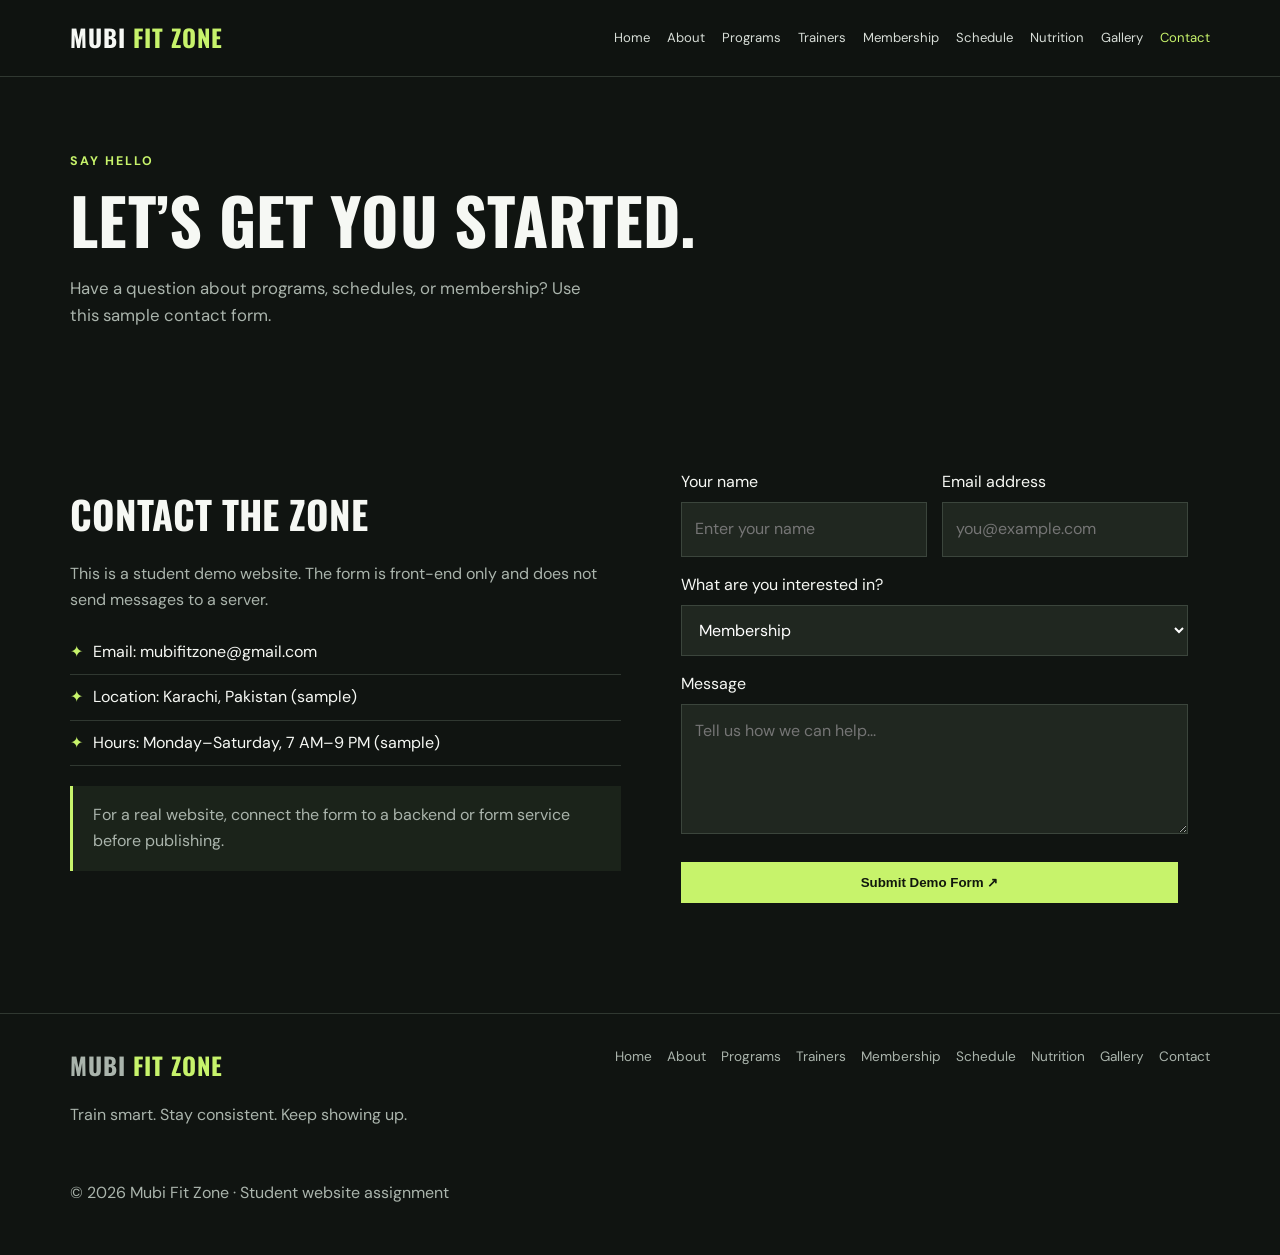
<file: contact.html>
<!doctype html>
<html lang="en"><head><meta charset="utf-8"><meta name="viewport" content="width=device-width, initial-scale=1"><meta name="description" content="Mubi Fit Zone fitness and wellbeing website"><title>Contact | Mubi Fit Zone</title><link rel="stylesheet" href="style.css"></head><body><header><div class="wrap nav"><a class="brand" href="index.html">MUBI <span>FIT ZONE</span></a><nav class="links"><a href="index.html">Home</a><a href="about.html">About</a><a href="programs.html">Programs</a><a href="trainers.html">Trainers</a><a href="pricing.html">Membership</a><a href="schedule.html">Schedule</a><a href="nutrition.html">Nutrition</a><a href="gallery.html">Gallery</a><a href="contact.html" class="active">Contact</a></nav></div></header><main><section class="page-head"><div class="wrap"><span class="eyebrow">Say hello</span><h1>Let’s Get You Started.</h1><p>Have a question about programs, schedules, or membership? Use this sample contact form.</p></div></section><section class="section"><div class="wrap split"><div><h2>Contact the Zone</h2><p style="color:var(--muted)">This is a student demo website. The form is front-end only and does not send messages to a server.</p><ul class="checklist"><li>Email: mubifitzone@gmail.com</li><li>Location: Karachi, Pakistan (sample)</li><li>Hours: Monday–Saturday, 7 AM–9 PM (sample)</li></ul><div class="notice">For a real website, connect the form to a backend or form service before publishing.</div></div><form class="card-body" action="#" method="get"><div class="form-grid"><div class="field"><label for="name">Your name</label><input id="name" name="name" placeholder="Enter your name" required></div><div class="field"><label for="email">Email address</label><input id="email" name="email" type="email" placeholder="you@example.com" required></div><div class="field full"><label for="topic">What are you interested in?</label><select id="topic" name="topic"><option>Membership</option><option>Strength training</option><option>Cardio</option><option>Yoga & mobility</option><option>Other question</option></select></div><div class="field full"><label for="message">Message</label><textarea id="message" name="message" placeholder="Tell us how we can help..." required></textarea></div><div class="field full"><button class="btn" type="submit">Submit Demo Form ↗</button></div></div></form></div></section></main><footer><div class="wrap footer-row"><div><a class="brand" href="index.html">MUBI <span>FIT ZONE</span></a><p>Train smart. Stay consistent. Keep showing up.</p></div><div class="footer-links"><a href="index.html">Home</a><a href="about.html">About</a><a href="programs.html">Programs</a><a href="trainers.html">Trainers</a><a href="pricing.html">Membership</a><a href="schedule.html">Schedule</a><a href="nutrition.html">Nutrition</a><a href="gallery.html">Gallery</a><a href="contact.html">Contact</a></div><p>© 2026 Mubi Fit Zone · Student website assignment</p></div></footer></body></html>
</file>
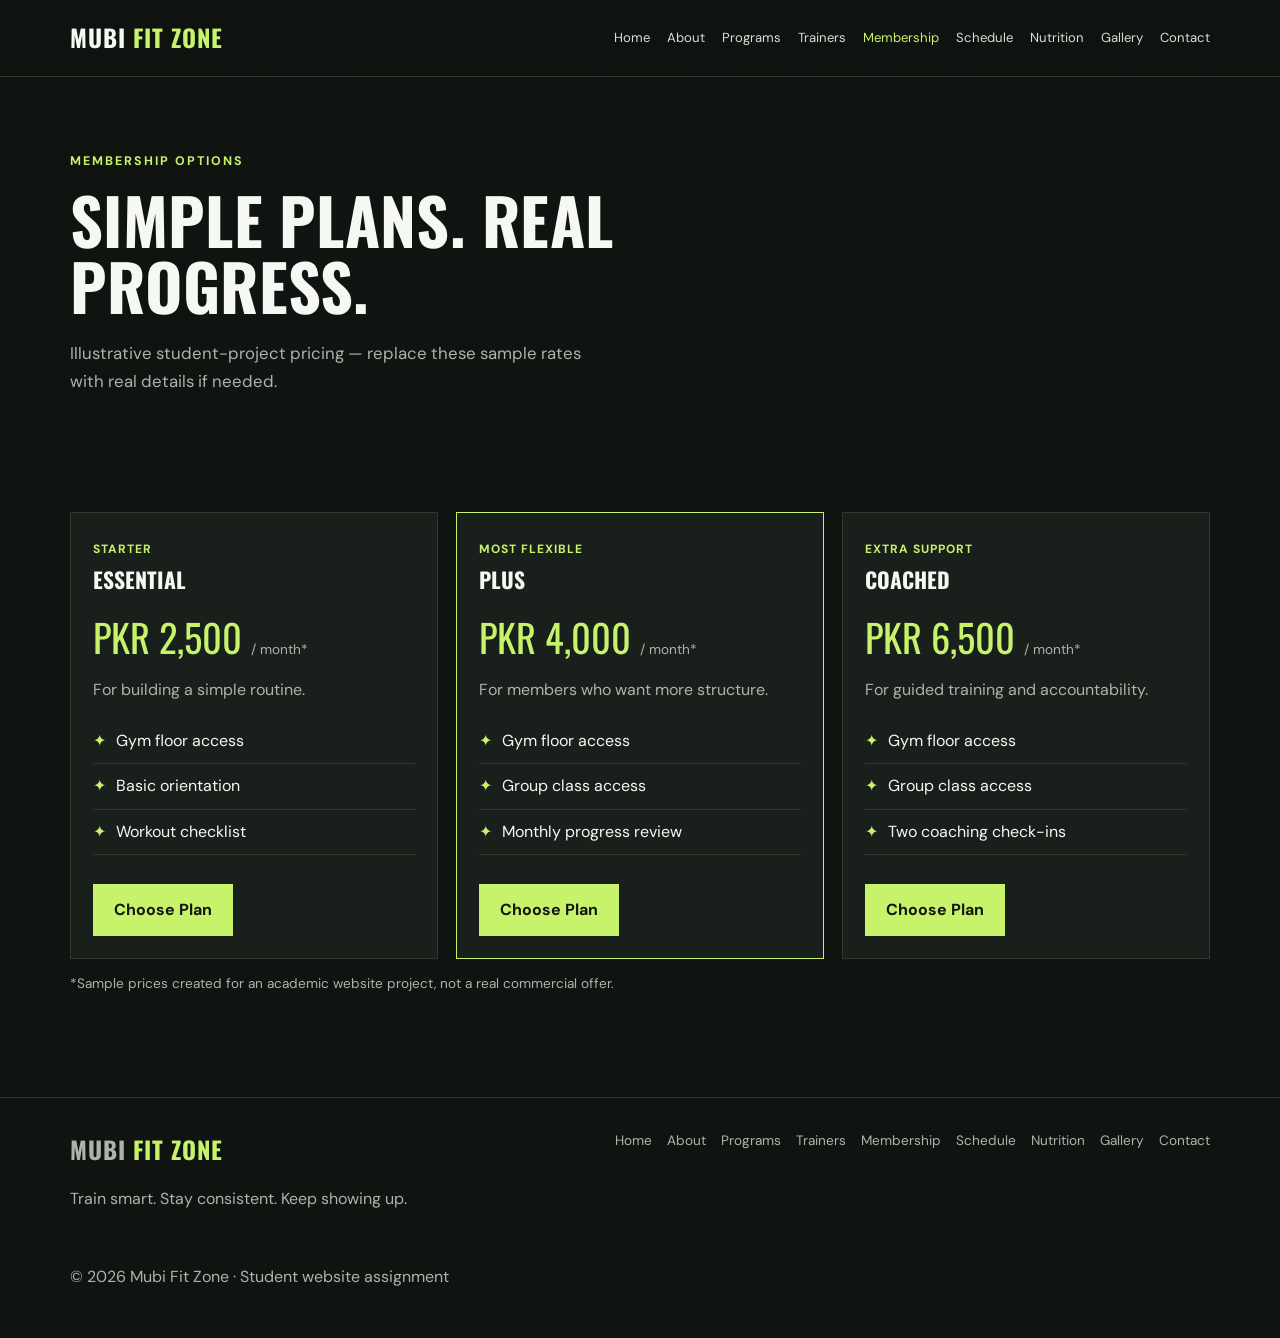
<file: pricing.html>
<!doctype html>
<html lang="en"><head><meta charset="utf-8"><meta name="viewport" content="width=device-width, initial-scale=1"><meta name="description" content="Mubi Fit Zone fitness and wellbeing website"><title>Membership | Mubi Fit Zone</title><link rel="stylesheet" href="style.css"></head><body><header><div class="wrap nav"><a class="brand" href="index.html">MUBI <span>FIT ZONE</span></a><nav class="links"><a href="index.html">Home</a><a href="about.html">About</a><a href="programs.html">Programs</a><a href="trainers.html">Trainers</a><a href="pricing.html" class="active">Membership</a><a href="schedule.html">Schedule</a><a href="nutrition.html">Nutrition</a><a href="gallery.html">Gallery</a><a href="contact.html">Contact</a></nav></div></header><main><section class="page-head"><div class="wrap"><span class="eyebrow">Membership options</span><h1>Simple Plans. Real Progress.</h1><p>Illustrative student-project pricing — replace these sample rates with real details if needed.</p></div></section><section class="section"><div class="wrap"><div class="grid"><article class="card"><div class="card-body"><span class="tag">Starter</span><h3>Essential</h3><div class="price">PKR 2,500 <small>/ month*</small></div><p>For building a simple routine.</p><ul class="checklist"><li>Gym floor access</li><li>Basic orientation</li><li>Workout checklist</li></ul><a class="btn" href="contact.html">Choose Plan</a></div></article><article class="card" style="border-color:var(--lime)"><div class="card-body"><span class="tag">Most flexible</span><h3>Plus</h3><div class="price">PKR 4,000 <small>/ month*</small></div><p>For members who want more structure.</p><ul class="checklist"><li>Gym floor access</li><li>Group class access</li><li>Monthly progress review</li></ul><a class="btn" href="contact.html">Choose Plan</a></div></article><article class="card"><div class="card-body"><span class="tag">Extra support</span><h3>Coached</h3><div class="price">PKR 6,500 <small>/ month*</small></div><p>For guided training and accountability.</p><ul class="checklist"><li>Gym floor access</li><li>Group class access</li><li>Two coaching check-ins</li></ul><a class="btn" href="contact.html">Choose Plan</a></div></article></div><p style="color:var(--muted);font-size:.85rem">*Sample prices created for an academic website project, not a real commercial offer.</p></div></section></main><footer><div class="wrap footer-row"><div><a class="brand" href="index.html">MUBI <span>FIT ZONE</span></a><p>Train smart. Stay consistent. Keep showing up.</p></div><div class="footer-links"><a href="index.html">Home</a><a href="about.html">About</a><a href="programs.html">Programs</a><a href="trainers.html">Trainers</a><a href="pricing.html">Membership</a><a href="schedule.html">Schedule</a><a href="nutrition.html">Nutrition</a><a href="gallery.html">Gallery</a><a href="contact.html">Contact</a></div><p>© 2026 Mubi Fit Zone · Student website assignment</p></div></footer></body></html>
</file>
<file: style.css>
@import url('https://fonts.googleapis.com/css2?family=DM+Sans:wght@400;500;600;700&family=Oswald:wght@500;600;700&display=swap');
:root{--ink:#101411;--panel:#191f1b;--muted:#aab4ac;--lime:#c7f36b;--white:#f6f8f4;--line:#303831}
*{box-sizing:border-box}html{scroll-behavior:smooth}body{margin:0;background:var(--ink);color:var(--white);font-family:'DM Sans',Arial,sans-serif;line-height:1.65}a{color:inherit;text-decoration:none}img{display:block;max-width:100%;object-fit:cover} .wrap{width:min(1140px,92%);margin:auto}
header{position:sticky;top:0;z-index:10;background:rgba(16,20,17,.96);border-bottom:1px solid var(--line);backdrop-filter:blur(10px)}.nav{min-height:76px;display:flex;align-items:center;justify-content:space-between;gap:20px}.brand{font-family:Oswald,sans-serif;font-size:1.5rem;letter-spacing:1px;font-weight:700}.brand span{color:var(--lime)}.links{display:flex;gap:17px;align-items:center;flex-wrap:wrap}.links a{font-size:.82rem;color:#d7ddd7}.links a:hover,.links a.active{color:var(--lime)}.menu-note{display:none}
.hero{min-height:560px;display:grid;grid-template-columns:1.05fr .95fr;align-items:center;gap:45px;padding:66px 0}.eyebrow{color:var(--lime);font-size:.78rem;letter-spacing:2px;text-transform:uppercase;font-weight:700}.hero h1,.page-head h1{font-family:Oswald,sans-serif;text-transform:uppercase;line-height:1.02;font-size:clamp(2.7rem,6vw,5.4rem);margin:14px 0 22px;letter-spacing:.3px}.hero p,.page-head p{max-width:540px;color:var(--muted);font-size:1.05rem}.hero-img{height:460px;border-radius:5px 70px 5px 5px;width:100%;filter:saturate(.78)}.btn{display:inline-block;background:var(--lime);color:#11170d;font-weight:700;padding:13px 21px;margin:13px 10px 0 0;border:0;cursor:pointer}.btn.secondary{background:transparent;color:var(--white);border:1px solid #667066}.page-head{padding:70px 0 42px;background:linear-gradient(90deg,#101411 0%,#101411e8 56%,#10141180),url('https://images.unsplash.com/photo-1534438327276-14e5300c3a48?auto=format&fit=crop&w=1600&q=80') center/cover}.page-head h1{font-size:clamp(2.6rem,5vw,4.5rem);max-width:800px}.section{padding:58px 0}.section-head{display:flex;justify-content:space-between;gap:20px;align-items:end;margin-bottom:25px}.section h2,.section-head h2{font-family:Oswald,sans-serif;text-transform:uppercase;font-size:clamp(1.8rem,3vw,2.7rem);margin:0}.section-head p{color:var(--muted);max-width:480px;margin:0}.grid{display:grid;grid-template-columns:repeat(3,1fr);gap:18px}.card{background:var(--panel);border:1px solid var(--line);overflow:hidden}.card img{height:220px;width:100%;transition:transform .3s}.card:hover img{transform:scale(1.035)}.card-body{padding:22px}.card h3{font-family:Oswald,sans-serif;text-transform:uppercase;font-size:1.35rem;margin:0 0 8px}.card p{color:var(--muted);margin:0 0 12px}.tag{color:var(--lime);font-size:.75rem;letter-spacing:1px;text-transform:uppercase;font-weight:700}.split{display:grid;grid-template-columns:1fr 1fr;gap:38px;align-items:center}.split img{width:100%;height:380px}.checklist{padding:0;list-style:none}.checklist li{padding:9px 0;border-bottom:1px solid var(--line)}.checklist li:before{content:'✦';color:var(--lime);margin-right:10px}.stats{display:grid;grid-template-columns:repeat(3,1fr);gap:12px;margin-top:25px}.stat{padding:22px;background:#202820;text-align:center}.stat strong{display:block;font-family:Oswald,sans-serif;font-size:2rem;color:var(--lime)}.stat span{color:var(--muted);font-size:.85rem}.price{font-family:Oswald,sans-serif;font-size:2.4rem;color:var(--lime);margin:8px 0}.price small{font-family:'DM Sans',sans-serif;font-size:.85rem;color:var(--muted)}table{width:100%;border-collapse:collapse;background:var(--panel)}th,td{text-align:left;padding:15px;border-bottom:1px solid var(--line)}th{color:var(--lime);text-transform:uppercase;font-size:.8rem;letter-spacing:1px}td{color:#dbe1db}.notice{border-left:3px solid var(--lime);padding:16px 20px;background:#1b231a;color:var(--muted);margin:20px 0}.form-grid{display:grid;grid-template-columns:1fr 1fr;gap:15px}.field{display:flex;flex-direction:column;gap:7px}.field.full{grid-column:1/-1}input,textarea,select{font:inherit;background:#202720;border:1px solid #3b453c;padding:13px;color:white;width:100%}textarea{min-height:130px;resize:vertical}footer{border-top:1px solid var(--line);padding:32px 0;margin-top:30px;color:var(--muted)}.footer-row{display:flex;justify-content:space-between;gap:20px;flex-wrap:wrap}.footer-links{display:flex;gap:15px;flex-wrap:wrap;font-size:.85rem}.gallery-grid{display:grid;grid-template-columns:repeat(3,1fr);gap:12px}.gallery-grid img{height:270px;width:100%}.gallery-grid img:nth-child(2n){height:330px}.center{text-align:center}.center p{max-width:650px;margin:12px auto;color:var(--muted)}
@media(max-width:850px){.nav{align-items:flex-start;padding:17px 0;flex-direction:column}.links{gap:11px}.hero,.split{grid-template-columns:1fr}.hero{padding:45px 0}.hero-img{height:320px}.grid{grid-template-columns:repeat(2,1fr)}.page-head{padding:50px 0 30px}.section{padding:42px 0}}@media(max-width:560px){.grid,.stats,.gallery-grid,.form-grid{grid-template-columns:1fr}.gallery-grid img,.gallery-grid img:nth-child(2n){height:240px}.section-head{display:block}.hero h1{font-size:3rem}.links a{font-size:.78rem}.field.full{grid-column:auto}table{font-size:.82rem}th,td{padding:10px}}
</file>
